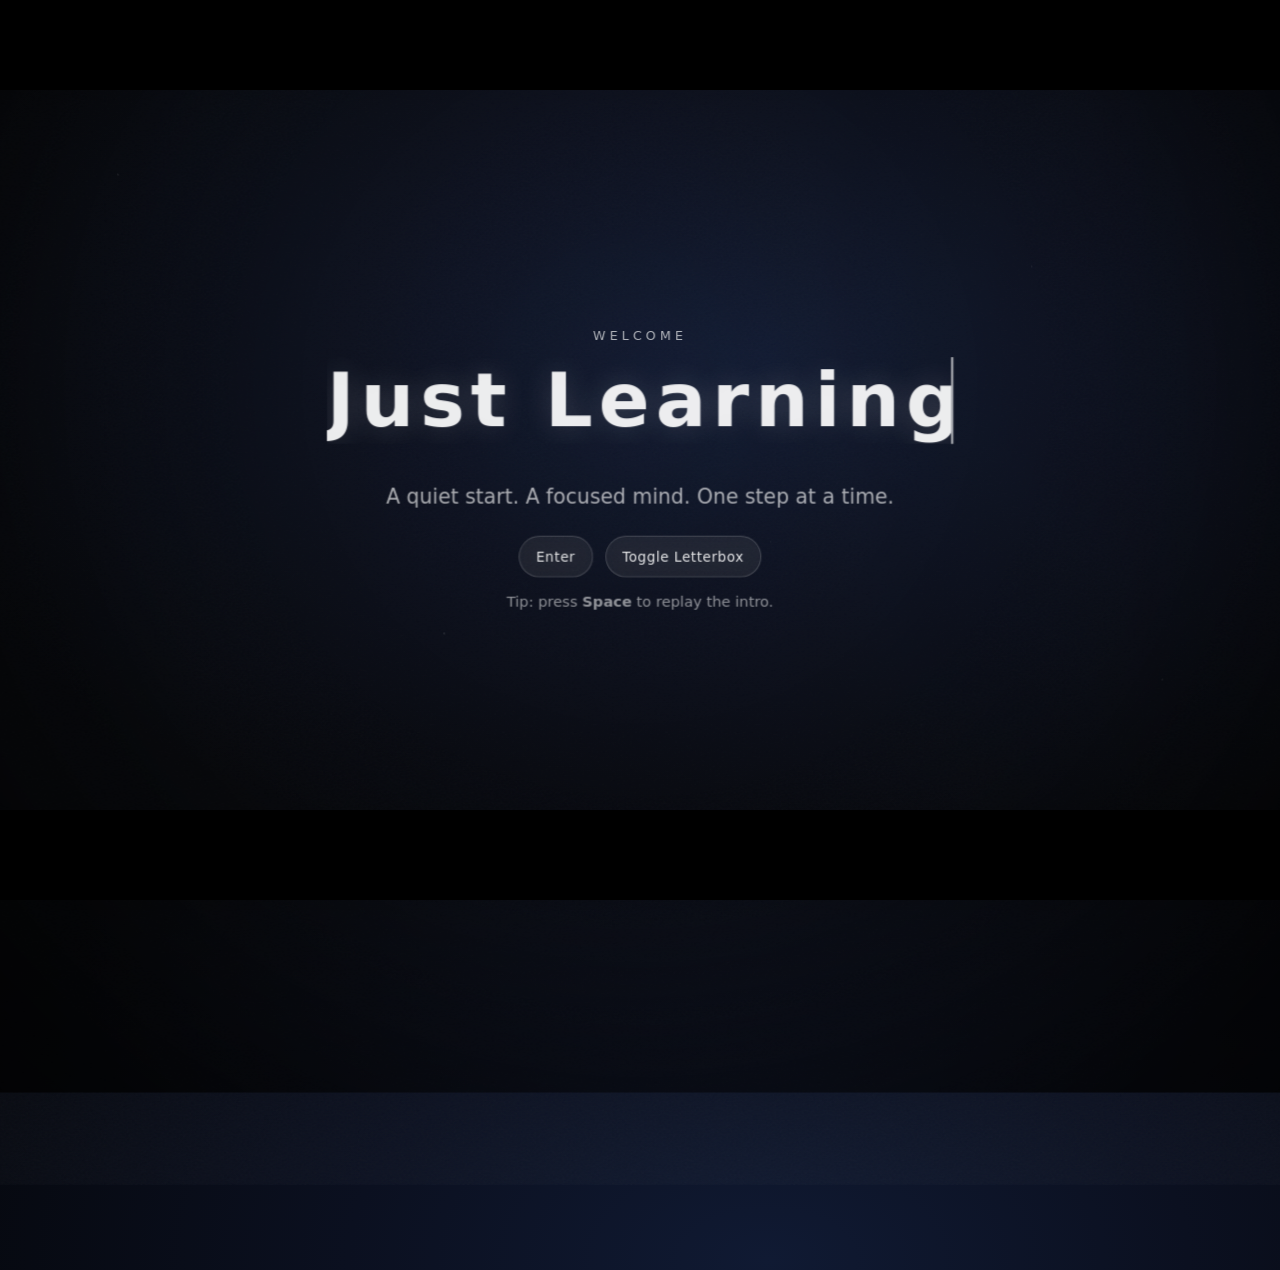
<file: index.html>
<!doctype html>
<html lang="en">
<head>
  <meta charset="utf-8" />
  <meta name="viewport" content="width=device-width, initial-scale=1" />
  <title>Cinematic Intro — Just Learning</title>
  <style>
    :root{
      --bg1:#05070c;
      --bg2:#0b1020;
      --glow: 0 0 30px rgba(255,255,255,.18);
      --text: rgba(255,255,255,.92);
      --muted: rgba(255,255,255,.66);
    }

    *{box-sizing:border-box;margin:0;padding:0;font-family:system-ui,-apple-system,Segoe UI,Roboto,Arial,sans-serif}
    body{
      height:100vh;
      background: radial-gradient(1200px 700px at 60% 40%, #101a33 0%, var(--bg2) 35%, var(--bg1) 75%);
      overflow:hidden;
      color:var(--text);
    }

    /* Cinematic frame */
    .scene{
      position:relative;
      width:100%;
      height:100%;
      display:flex;
      align-items:center;
      justify-content:center;
      transform: scale(1.04);
      animation: slowZoom 10s ease-in-out forwards;
    }

    @keyframes slowZoom{
      0%{transform:scale(1.08)}
      100%{transform:scale(1.02)}
    }

    /* Letterbox bars */
    .bar{
      position:fixed;
      left:0;
      width:100%;
      height:10vh;
      background:#000;
      z-index:50;
      pointer-events:none;
    }
    .bar.top{top:0}
    .bar.bottom{bottom:0}

    /* Subtle vignette */
    .vignette{
      position:absolute; inset:-20%;
      background: radial-gradient(circle at 50% 45%,
        rgba(0,0,0,0) 0%,
        rgba(0,0,0,.25) 45%,
        rgba(0,0,0,.75) 75%,
        rgba(0,0,0,.92) 100%);
      z-index:10;
      pointer-events:none;
    }

    /* Film grain (CSS only) */
    .grain{
      position:absolute; inset:-30%;
      background-image:
        url("data:image/svg+xml,%3Csvg xmlns='http://www.w3.org/2000/svg' width='160' height='160'%3E%3Cfilter id='n'%3E%3CfeTurbulence type='fractalNoise' baseFrequency='.8' numOctaves='2' stitchTiles='stitch'/%3E%3C/filter%3E%3Crect width='160' height='160' filter='url(%23n)' opacity='.35'/%3E%3C/svg%3E");
      mix-blend-mode:overlay;
      opacity:.18;
      z-index:20;
      pointer-events:none;
      animation: grainMove 2.2s steps(2) infinite;
    }
    @keyframes grainMove{
      0%{transform:translate(0,0)}
      20%{transform:translate(-3%,2%)}
      40%{transform:translate(2%,-2%)}
      60%{transform:translate(-2%,-3%)}
      80%{transform:translate(3%,1%)}
      100%{transform:translate(0,0)}
    }

    /* Floating dust particles */
    .dust{
      position:absolute; inset:0;
      z-index:5;
      pointer-events:none;
      background:
        radial-gradient(2px 2px at 10% 20%, rgba(255,255,255,.14) 50%, transparent 52%),
        radial-gradient(1.5px 1.5px at 80% 30%, rgba(255,255,255,.10) 50%, transparent 52%),
        radial-gradient(2px 2px at 35% 70%, rgba(255,255,255,.12) 50%, transparent 52%),
        radial-gradient(1.2px 1.2px at 60% 60%, rgba(255,255,255,.09) 50%, transparent 52%),
        radial-gradient(1.6px 1.6px at 90% 75%, rgba(255,255,255,.10) 50%, transparent 52%);
      animation: drift 9s ease-in-out infinite;
      opacity:.9;
    }
    @keyframes drift{
      0%,100%{transform:translate3d(0,0,0)}
      50%{transform:translate3d(-2%,1%,0)}
    }

    /* Light sweep */
    .sweep{
      position:absolute;
      width:60vw; height:160vh;
      top:-30vh; left:-70vw;
      background: linear-gradient(90deg,
        transparent 0%,
        rgba(255,255,255,.10) 45%,
        rgba(255,255,255,.22) 50%,
        rgba(255,255,255,.10) 55%,
        transparent 100%);
      transform: rotate(18deg);
      filter: blur(2px);
      z-index:15;
      pointer-events:none;
      animation: sweepAcross 6.5s ease-in-out infinite;
    }
    @keyframes sweepAcross{
      0%{left:-80vw; opacity:0}
      15%{opacity:.7}
      45%{left:110vw; opacity:.45}
      60%{opacity:0}
      100%{left:110vw; opacity:0}
    }

    /* Center content */
    .titlecard{
      position:relative;
      z-index:30;
      text-align:center;
      padding: 24px 28px;
      transform: translateY(2vh);
    }

    .kicker{
      text-transform: uppercase;
      letter-spacing: .32em;
      font-size: .78rem;
      color: var(--muted);
      opacity:0;
      animation: fadeUp .9s ease forwards;
      animation-delay: .7s;
    }

    .title{
      margin-top: 14px;
      font-size: clamp(2.2rem, 6vw, 4.6rem);
      letter-spacing: .08em;
      text-shadow: var(--glow);
      opacity:0;
      animation: fadeUp 1.2s ease forwards;
      animation-delay: 1.15s;
      display:inline-block;
      position:relative;
      padding-bottom: 6px;
    }

    /* Typewriter effect */
    .title span{
      display:inline-block;
      overflow:hidden;
      white-space:nowrap;
      border-right: 2px solid rgba(255,255,255,.7);
      width: 0ch;
      animation: typing 2.4s steps(12) forwards, caret 650ms steps(1) infinite;
      animation-delay: 1.25s, 1.25s;
    }
    @keyframes typing{to{width:12ch}}
    @keyframes caret{50%{border-color:transparent}}

    .subtitle{
      margin-top: 14px;
      font-size: clamp(1rem, 2.2vw, 1.25rem);
      color: var(--muted);
      line-height:1.55;
      max-width: 60ch;
      margin-left:auto;
      margin-right:auto;
      opacity:0;
      animation: fadeUp 1.1s ease forwards;
      animation-delay: 2.2s;
    }

    .cta{
      margin-top: 22px;
      display:flex;
      gap:12px;
      justify-content:center;
      flex-wrap:wrap;
      opacity:0;
      animation: fadeUp 1s ease forwards;
      animation-delay: 2.65s;
    }

    button{
      border:1px solid rgba(255,255,255,.18);
      background: rgba(255,255,255,.06);
      color: rgba(255,255,255,.9);
      padding: 12px 16px;
      border-radius: 999px;
      cursor:pointer;
      backdrop-filter: blur(10px);
      transition: transform .15s ease, background .2s ease, border-color .2s ease;
      letter-spacing:.04em;
    }
    button:hover{
      transform: translateY(-1px);
      background: rgba(255,255,255,.10);
      border-color: rgba(255,255,255,.28);
    }

    .hint{
      margin-top:16px;
      font-size:.9rem;
      color: rgba(255,255,255,.55);
      opacity:0;
      animation: fadeUp 1s ease forwards;
      animation-delay: 3.1s;
    }

    @keyframes fadeUp{
      from{opacity:0; transform: translateY(14px)}
      to{opacity:1; transform: translateY(0)}
    }

    /* Optional: subtle flicker */
    .flicker{
      position:absolute; inset:0;
      z-index:25;
      pointer-events:none;
      background: rgba(255,255,255,.03);
      opacity:0;
      animation: flicker 6s infinite;
    }
    @keyframes flicker{
      0%, 100%{opacity:0}
      3%{opacity:.12}
      4%{opacity:.02}
      9%{opacity:.08}
      10%{opacity:0}
    }
  </style>
</head>

<body>
  <div class="bar top"></div>
  <div class="bar bottom"></div>

  <main class="scene" aria-label="Cinematic intro">
    <div class="dust"></div>
    <div class="sweep"></div>
    <div class="vignette"></div>
    <div class="grain"></div>
    <div class="flicker"></div>

    <section class="titlecard">
      <div class="kicker">WELCOME</div>
      <h1 class="title"><span>Just Learning</span></h1>
      <p class="subtitle">
        A quiet start. A focused mind. One step at a time.
      </p>

      <div class="cta">
        <button onclick="playBeep()">Enter</button>
        <button onclick="toggleBars()">Toggle Letterbox</button>
      </div>

      <div class="hint">Tip: press <b>Space</b> to replay the intro.</div>
    </section>
  </main>

  <script>
    // Tiny “cinematic” beep using WebAudio (no external files)
    function playBeep(){
      try{
        const ctx = new (window.AudioContext || window.webkitAudioContext)();
        const o = ctx.createOscillator();
        const g = ctx.createGain();
        o.type = "sine";
        o.frequency.value = 220;
        g.gain.value = 0.0001;
        o.connect(g); g.connect(ctx.destination);
        o.start();

        // quick attack + soft decay
        g.gain.exponentialRampToValueAtTime(0.08, ctx.currentTime + 0.02);
        g.gain.exponentialRampToValueAtTime(0.0001, ctx.currentTime + 0.25);
        o.stop(ctx.currentTime + 0.26);
      }catch(e){
        // audio might be blocked; ignore silently
      }
    }

    function replay(){
      // Restart CSS animations by cloning the scene
      const scene = document.querySelector(".scene");
      const clone = scene.cloneNode(true);
      scene.parentNode.replaceChild(clone, scene);

      // Reattach handlers (because cloning removes JS references)
      clone.querySelector("button:nth-child(1)").onclick = playBeep;
      clone.querySelector("button:nth-child(2)").onclick = toggleBars;
    }

    function toggleBars(){
      document.querySelectorAll(".bar").forEach(b => {
        b.style.display = (b.style.display === "none") ? "block" : "none";
      });
    }

    window.addEventListener("keydown", (e) => {
      if(e.code === "Space"){
        e.preventDefault();
        replay();
      }
    });
  </script>
</body>
</html>
</file>
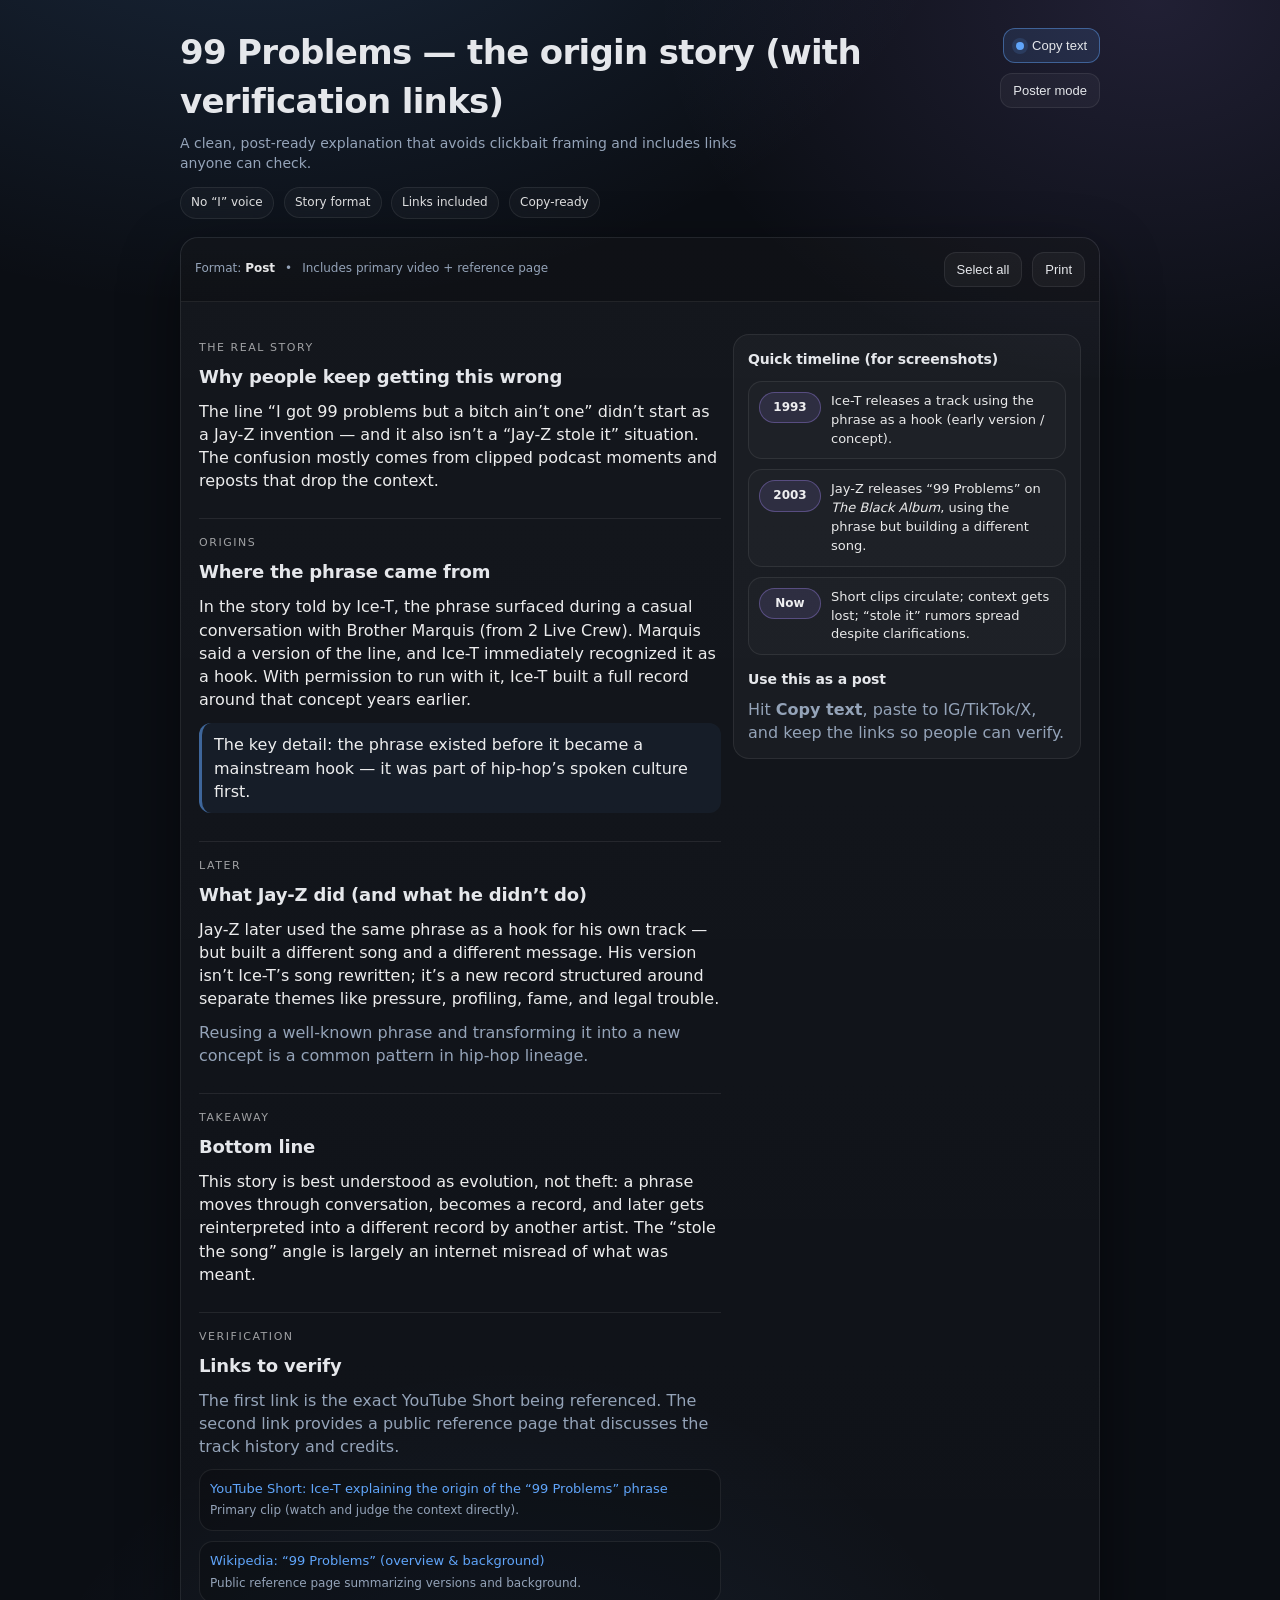
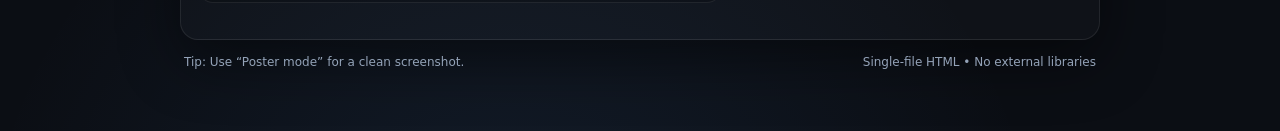
<file: 99problema.html>
<!doctype html>

<html lang="en">

<head>

  <meta charset="UTF-8" />

  <meta name="viewport" content="width=device-width,initial-scale=1" />

  <title>99 Problems — Origin Story (Verifiable)</title>

  <style>

    :root{

      --bg:#0b0e14;

      --card:#111827;

      --muted:#94a3b8;

      --text:#e5e7eb;

      --accent:#60a5fa;

      --accent2:#a78bfa;

      --border:rgba(255,255,255,.08);

      --shadow: 0 20px 60px rgba(0,0,0,.45);

    }

    *{box-sizing:border-box}

    body{

      margin:0;

      font-family: ui-sans-serif, system-ui, -apple-system, Segoe UI, Roboto, Helvetica, Arial, "Apple Color Emoji","Segoe UI Emoji";

      background:

        radial-gradient(1200px 800px at 20% -10%, rgba(96,165,250,.18), transparent 60%),

        radial-gradient(900px 700px at 90% 0%, rgba(167,139,250,.14), transparent 55%),

        radial-gradient(900px 900px at 40% 110%, rgba(96,165,250,.10), transparent 60%),

        var(--bg);

      color:var(--text);

      line-height:1.45;

      padding: 28px 16px 60px;

    }

    .wrap{

      max-width: 920px;

      margin: 0 auto;

    }

    header{

      display:flex;

      align-items:flex-start;

      justify-content:space-between;

      gap:16px;

      margin-bottom:18px;

    }

    .title{

      display:flex;

      flex-direction:column;

      gap:6px;

    }

    h1{

      margin:0;

      font-size: clamp(20px, 3vw, 34px);

      letter-spacing:-0.02em;

    }

    .subtitle{

      margin:0;

      color:var(--muted);

      font-size: 14px;

      max-width: 64ch;

    }

    .pillbar{

      display:flex;

      gap:10px;

      flex-wrap:wrap;

      margin-top: 8px;

    }

    .pill{

      font-size:12px;

      color: rgba(255,255,255,.86);

      border:1px solid var(--border);

      padding:6px 10px;

      border-radius:999px;

      background: rgba(255,255,255,.03);

      backdrop-filter: blur(8px);

    }

    .card{

      background: linear-gradient(180deg, rgba(255,255,255,.04), rgba(255,255,255,.02));

      border:1px solid var(--border);

      border-radius: 18px;

      box-shadow: var(--shadow);

      overflow:hidden;

    }

    .toolbar{

      display:flex;

      align-items:center;

      justify-content:space-between;

      gap: 12px;

      padding: 14px 14px;

      border-bottom:1px solid var(--border);

      background: rgba(0,0,0,.25);

    }

    .controls{

      display:flex;

      gap:10px;

      flex-wrap:wrap;

      align-items:center;

      justify-content:flex-end;

    }

    .btn{

      appearance:none;

      border:1px solid var(--border);

      background: rgba(255,255,255,.04);

      color: var(--text);

      padding: 9px 12px;

      border-radius: 12px;

      font-size: 13px;

      cursor:pointer;

      transition: transform .05s ease, background .2s ease, border-color .2s ease;

      display:inline-flex;

      align-items:center;

      gap:8px;

      user-select:none;

      white-space:nowrap;

    }

    .btn:hover{

      background: rgba(255,255,255,.07);

      border-color: rgba(96,165,250,.35);

    }

    .btn:active{ transform: translateY(1px); }

    .btn.primary{

      border-color: rgba(96,165,250,.45);

      background: rgba(96,165,250,.12);

    }

    .btn.primary:hover{

      background: rgba(96,165,250,.16);

    }

    .btn .dot{

      width:8px;height:8px;border-radius:50%;

      background: var(--accent);

      box-shadow: 0 0 0 4px rgba(96,165,250,.14);

    }

    .status{

      font-size: 12px;

      color: var(--muted);

      display:flex;

      align-items:center;

      gap: 10px;

      flex-wrap:wrap;

    }

    .status strong{ color: rgba(255,255,255,.9); font-weight:600; }

    .content{

      padding: 18px 18px 20px;

    }

    .section{

      padding: 16px 0;

      border-top:1px solid var(--border);

    }

    .section:first-child{ border-top:0; padding-top: 6px; }

    .kicker{

      text-transform: uppercase;

      letter-spacing: .14em;

      font-size: 11px;

      color: rgba(255,255,255,.6);

      margin:0 0 8px;

    }

    h2{

      margin:0 0 8px;

      font-size: 18px;

      letter-spacing:-0.01em;

    }

    p{

      margin: 10px 0;

      color: rgba(255,255,255,.92);

      max-width: 74ch;

    }

    .muted{ color: var(--muted); }

    .quote{

      border-left: 3px solid rgba(96,165,250,.55);

      padding: 10px 12px;

      margin: 12px 0;

      background: rgba(96,165,250,.06);

      border-radius: 12px;

      color: rgba(255,255,255,.92);

      max-width: 74ch;

    }

    .grid{

      display:grid;

      grid-template-columns: 1fr;

      gap: 12px;

      margin-top: 14px;

    }

    @media (min-width: 860px){

      .grid{ grid-template-columns: 1.2fr .8fr; align-items:start; }

    }

    .side{

      border:1px solid var(--border);

      background: rgba(255,255,255,.03);

      border-radius: 16px;

      padding: 14px;

    }

    .side h3{

      margin:0 0 8px;

      font-size: 14px;

      letter-spacing:-0.01em;

    }

    .links{

      display:flex;

      flex-direction:column;

      gap:10px;

      margin: 10px 0 0;

      padding:0;

      list-style:none;

    }

    .link{

      display:flex;

      flex-direction:column;

      gap:4px;

      padding: 10px 10px;

      border-radius: 14px;

      border:1px solid var(--border);

      background: rgba(0,0,0,.18);

    }

    .link a{

      color: var(--accent);

      text-decoration:none;

      word-break: break-word;

      font-size: 13px;

    }

    .link a:hover{ text-decoration: underline; }

    .link small{

      color: var(--muted);

      font-size: 12px;

    }

    .timeline{

      display:flex;

      flex-direction:column;

      gap: 10px;

      margin-top: 12px;

    }

    .event{

      display:flex;

      gap: 10px;

      align-items:flex-start;

      padding: 10px;

      border:1px solid var(--border);

      background: rgba(255,255,255,.02);

      border-radius: 14px;

    }

    .year{

      font-size: 12px;

      font-weight: 700;

      color: rgba(255,255,255,.92);

      background: rgba(167,139,250,.12);

      border:1px solid rgba(167,139,250,.35);

      padding: 6px 8px;

      border-radius: 999px;

      min-width: 62px;

      text-align:center;

    }

    .event p{ margin:0; font-size: 13px; color: rgba(255,255,255,.9); }

    footer{

      margin-top: 14px;

      color: var(--muted);

      font-size: 12px;

      display:flex;

      justify-content:space-between;

      gap: 10px;

      flex-wrap:wrap;

      padding: 0 4px;

    }

    .toast{

      position: fixed;

      left: 50%;

      bottom: 18px;

      transform: translateX(-50%);

      background: rgba(17,24,39,.92);

      border:1px solid var(--border);

      color: rgba(255,255,255,.92);

      padding: 10px 14px;

      border-radius: 999px;

      box-shadow: var(--shadow);

      opacity:0;

      pointer-events:none;

      transition: opacity .2s ease, transform .2s ease;

      font-size: 13px;

      backdrop-filter: blur(8px);

    }

    .toast.show{

      opacity:1;

      transform: translateX(-50%) translateY(-4px);

    }

    /* "Poster mode": bigger, tighter, less UI */

    .poster body {}

    .poster .toolbar{ display:none; }

    .poster .subtitle{ display:none; }

    .poster .pillbar{ display:none; }

    .poster .content{ padding: 24px 22px 22px; }

    .poster .side{ display:none; }

  </style>

</head>

<body>

  <div class="wrap">

    <header>

      <div class="title">

        <h1>99 Problems — the origin story (with verification links)</h1>

        <p class="subtitle">

          A clean, post-ready explanation that avoids clickbait framing and includes links anyone can check.

        </p>

        <div class="pillbar" aria-hidden="true">

          <span class="pill">No “I” voice</span>

          <span class="pill">Story format</span>

          <span class="pill">Links included</span>

          <span class="pill">Copy-ready</span>

        </div>

      </div>

      <div class="controls">

        <button class="btn primary" id="copyBtn" title="Copy the story text">

          <span class="dot" aria-hidden="true"></span> Copy text

        </button>

        <button class="btn" id="posterBtn" title="Toggle poster mode (clean screenshot layout)">

          Poster mode

        </button>

      </div>

    </header>

    <main class="card" role="main">

      <div class="toolbar">

        <div class="status">

          <span>Format: <strong id="modeLabel">Post</strong></span>

          <span class="muted">•</span>

          <span class="muted">Includes primary video + reference page</span>

        </div>

        <div class="controls">

          <button class="btn" id="selectBtn" title="Select all story text">Select all</button>

          <button class="btn" id="printBtn" title="Print / Save as PDF">Print</button>

        </div>

      </div>

      <div class="content">

        <div class="grid">

          <article id="story">

            <section class="section">

              <p class="kicker">The real story</p>

              <h2>Why people keep getting this wrong</h2>

              <p>

                The line “I got 99 problems but a bitch ain’t one” didn’t start as a Jay-Z invention — and it also isn’t a

                “Jay-Z stole it” situation. The confusion mostly comes from clipped podcast moments and reposts that drop

                the context.

              </p>

            </section>

            <section class="section">

              <p class="kicker">Origins</p>

              <h2>Where the phrase came from</h2>

              <p>

                In the story told by Ice-T, the phrase surfaced during a casual conversation with Brother Marquis (from 2 Live Crew).

                Marquis said a version of the line, and Ice-T immediately recognized it as a hook. With permission to run with it,

                Ice-T built a full record around that concept years earlier.

              </p>

              <div class="quote" role="note">

                The key detail: the phrase existed before it became a mainstream hook — it was part of hip-hop’s spoken culture first.

              </div>

            </section>

            <section class="section">

              <p class="kicker">Later</p>

              <h2>What Jay-Z did (and what he didn’t do)</h2>

              <p>

                Jay-Z later used the same phrase as a hook for his own track — but built a different song and a different message.

                His version isn’t Ice-T’s song rewritten; it’s a new record structured around separate themes like pressure,

                profiling, fame, and legal trouble.

              </p>

              <p class="muted">

                Reusing a well-known phrase and transforming it into a new concept is a common pattern in hip-hop lineage.

              </p>

            </section>

            <section class="section">

              <p class="kicker">Takeaway</p>

              <h2>Bottom line</h2>

              <p>

                This story is best understood as evolution, not theft: a phrase moves through conversation, becomes a record,

                and later gets reinterpreted into a different record by another artist. The “stole the song” angle is largely

                an internet misread of what was meant.

              </p>

            </section>

            <section class="section" id="verification">

              <p class="kicker">Verification</p>

              <h2>Links to verify</h2>

              <p class="muted">

                The first link is the exact YouTube Short being referenced. The second link provides a public reference page

                that discusses the track history and credits.

              </p>

              <ul class="links">

                <li class="link">

                  <a href="https://youtube.com/shorts/ABNKZNQEpVY?si=wyoxlkQAUQB11pMo" target="_blank" rel="noopener noreferrer">

                    YouTube Short: Ice-T explaining the origin of the “99 Problems” phrase

                  </a>

                  <small>Primary clip (watch and judge the context directly).</small>

                </li>

                <li class="link">

                  <a href="https://en.wikipedia.org/wiki/99_Problems" target="_blank" rel="noopener noreferrer">

                    Wikipedia: “99 Problems” (overview & background)

                  </a>

                  <small>Public reference page summarizing versions and background.</small>

                </li>

              </ul>

            </section>

          </article>

          <aside class="side" aria-label="Quick timeline">

            <h3>Quick timeline (for screenshots)</h3>

            <div class="timeline">

              <div class="event">

                <div class="year">1993</div>

                <p>Ice-T releases a track using the phrase as a hook (early version / concept).</p>

              </div>

              <div class="event">

                <div class="year">2003</div>

                <p>Jay-Z releases “99 Problems” on <em>The Black Album</em>, using the phrase but building a different song.</p>

              </div>

              <div class="event">

                <div class="year">Now</div>

                <p>Short clips circulate; context gets lost; “stole it” rumors spread despite clarifications.</p>

              </div>

            </div>

            <div style="margin-top:14px;">

              <h3>Use this as a post</h3>

              <p class="muted" style="margin:0;">

                Hit <strong>Copy text</strong>, paste to IG/TikTok/X, and keep the links so people can verify.

              </p>

            </div>

          </aside>

        </div>

      </div>

    </main>

    <footer>

      <span>Tip: Use “Poster mode” for a clean screenshot.</span>

      <span class="muted">Single-file HTML • No external libraries</span>

    </footer>

  </div>

  <div class="toast" id="toast" role="status" aria-live="polite"></div>

  <script>

    const copyBtn = document.getElementById('copyBtn');

    const selectBtn = document.getElementById('selectBtn');

    const printBtn = document.getElementById('printBtn');

    const posterBtn = document.getElementById('posterBtn');

    const modeLabel = document.getElementById('modeLabel');

    const toast = document.getElementById('toast');

    const story = document.getElementById('story');

    function showToast(msg){

      toast.textContent = msg;

      toast.classList.add('show');

      setTimeout(() => toast.classList.remove('show'), 1600);

    }

    function getPlainTextFromStory(){

      // Build a clean, copy-paste-friendly text version (no UI fluff)

      const yt = "https://youtube.com/shorts/ABNKZNQEpVY?si=wyoxlkQAUQB11pMo";

      const wiki = "https://en.wikipedia.org/wiki/99_Problems";

      return [

        "99 Problems — the origin story (with verification links)",

        "",

        "The line “I got 99 problems but a bitch ain’t one” didn’t start as a Jay-Z invention — and it also isn’t a “Jay-Z stole it” situation. The confusion mostly comes from clipped podcast moments and reposts that drop the context.",

        "",

        "Where the phrase came from:",

        "In the story told by Ice-T, the phrase surfaced during a casual conversation with Brother Marquis (from 2 Live Crew). Marquis said a version of the line, and Ice-T immediately recognized it as a hook. With permission to run with it, Ice-T built a full record around that concept years earlier.",

        "",

        "What Jay-Z did (and what he didn’t do):",

        "Jay-Z later used the same phrase as a hook for his own track — but built a different song and a different message. His version isn’t Ice-T’s song rewritten; it’s a new record structured around separate themes like pressure, profiling, fame, and legal trouble.",

        "",

        "Bottom line:",

        "This story is best understood as evolution, not theft: a phrase moves through conversation, becomes a record, and later gets reinterpreted into a different record by another artist. The “stole the song” angle is largely an internet misread of what was meant.",

        "",

        "Verify:",

        `YouTube Short (primary clip): ${yt}`,

        `Public reference page: ${wiki}`

      ].join("\n");

    }

    async function copyText(){

      const text = getPlainTextFromStory();

      try{

        await navigator.clipboard.writeText(text);

        showToast("Copied ✔");

      }catch(e){

        // fallback

        const ta = document.createElement('textarea');

        ta.value = text;

        ta.setAttribute('readonly', '');

        ta.style.position = 'fixed';

        ta.style.left = '-9999px';

        document.body.appendChild(ta);

        ta.select();

        document.execCommand('copy');

        document.body.removeChild(ta);

        showToast("Copied ✔");

      }

    }

    function selectStory(){

      const range = document.createRange();

      range.selectNodeContents(story);

      const sel = window.getSelection();

      sel.removeAllRanges();

      sel.addRange(range);

      showToast("Selected");

    }

    function togglePoster(){

      document.documentElement.classList.toggle('poster');

      const isPoster = document.documentElement.classList.contains('poster');

      modeLabel.textContent = isPoster ? "Poster" : "Post";

      posterBtn.textContent = isPoster ? "Exit poster mode" : "Poster mode";

      showToast(isPoster ? "Poster mode on" : "Poster mode off");

    }

    copyBtn.addEventListener('click', copyText);

    selectBtn.addEventListener('click', selectStory);

    printBtn.addEventListener('click', () => window.print());

    posterBtn.addEventListener('click', togglePoster);

  </script>

</body>

</html>
</file>
